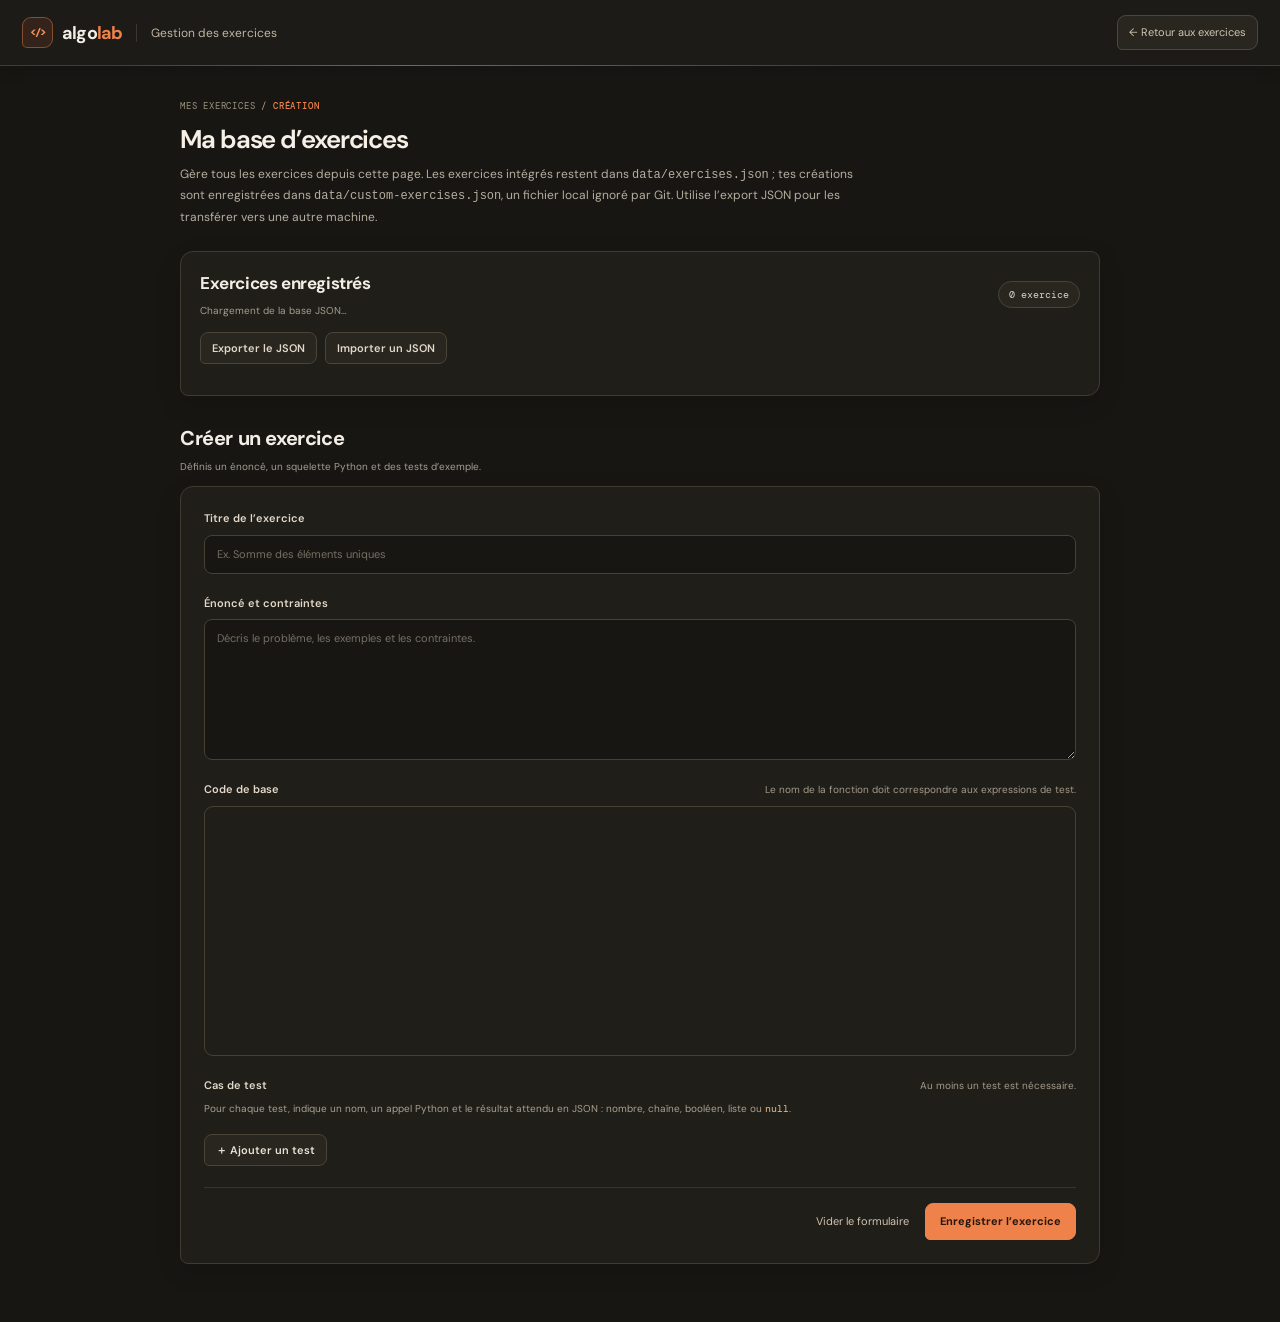
<file: custom.html>
<!doctype html>
<html lang="fr">
<head>
  <meta charset="utf-8">
  <meta name="viewport" content="width=device-width, initial-scale=1">
  <title>Créer un exercice — AlgoLab</title>
  <link rel="preconnect" href="https://fonts.googleapis.com">
  <link href="https://fonts.googleapis.com/css2?family=Caveat:wght@500;600;700&family=DM+Mono:wght@400;500&family=DM+Sans:wght@400;500;600;700&display=swap" rel="stylesheet">
  <link rel="stylesheet" href="styles/base.css">
  <link rel="stylesheet" href="styles/layout.css">
  <link rel="stylesheet" href="styles/editor.css">
  <link rel="stylesheet" href="styles/custom.css">
</head>
<body class="custom-page">
  <div class="app">
    <header class="top">
      <a class="brand" href="index.html" aria-label="AlgoLab, accueil"><span class="brand-mark" aria-hidden="true">&lt;/&gt;</span><span>algo<b>lab</b></span></a>
      <div class="sub">Gestion des exercices</div>
      <div class="grow"></div>
      <a class="back-link" href="index.html">← Retour aux exercices</a>
    </header>
    <main class="custom-main">
      <div class="custom-intro">
        <div class="crumb">MES EXERCICES <span> / <b>CRÉATION</b></span></div>
        <h1>Ma base d’exercices</h1>
        <p>Gère tous les exercices depuis cette page. Les exercices intégrés restent dans <code>data/exercises.json</code> ; tes créations sont enregistrées dans <code>data/custom-exercises.json</code>, un fichier local ignoré par Git. Utilise l’export JSON pour les transférer vers une autre machine.</p>
      </div>
      <section class="database-panel">
        <div class="database-heading"><div><h2>Exercices enregistrés</h2><p id="databaseStatus">Chargement de la base JSON…</p></div><span id="databaseCount" class="pill">0 exercice</span></div>
        <div class="database-tools"><button id="exportDatabase" class="btn" type="button">Exporter le JSON</button><button id="chooseImport" class="btn" type="button">Importer un JSON</button><input id="importFile" type="file" accept="application/json,.json" hidden></div>
        <div id="legacyImport" class="legacy-import" hidden><span id="legacyMessage">Des exercices de l’ancien stockage navigateur sont disponibles.</span><button id="importLegacy" class="btn" type="button">Importer dans la base JSON</button></div>
        <div id="exerciseList" class="exercise-list"></div>
      </section>
      <div class="form-title"><h2 id="formTitle">Créer un exercice</h2><p>Définis un énoncé, un squelette Python et des tests d’exemple.</p></div>
      <form id="exerciseForm" class="exercise-form">
        <label class="field">
          <span>Titre de l’exercice</span>
          <input id="exerciseTitle" name="title" required maxlength="90" placeholder="Ex. Somme des éléments uniques">
        </label>
        <label class="field">
          <span>Énoncé et contraintes</span>
          <textarea id="statement" name="statement" required rows="7" placeholder="Décris le problème, les exemples et les contraintes."></textarea>
        </label>
        <section class="field">
          <div class="field-heading"><span>Code de base</span><span class="field-help">Le nom de la fonction doit correspondre aux expressions de test.</span></div>
          <div id="codeEditor" class="editor custom-code" aria-label="Code Python de départ"></div>
        </section>
        <section class="field">
          <div class="field-heading"><span>Cas de test</span><span class="field-help">Au moins un test est nécessaire.</span></div>
          <div class="case-guide">Pour chaque test, indique un nom, un appel Python et le résultat attendu en JSON : nombre, chaîne, booléen, liste ou <code>null</code>.</div>
          <div id="testCases" class="test-cases"></div>
          <button type="button" id="addCase" class="btn add-case">＋ Ajouter un test</button>
        </section>
        <div id="formError" class="form-error" role="alert"></div>
        <div class="form-actions"><a class="cancel-link" href="custom.html">Vider le formulaire</a><button id="saveExercise" class="btn run save-exercise" type="submit">Enregistrer l’exercice</button></div>
      </form>
    </main>
  </div>
  <template id="caseTemplate">
    <div class="case-row">
      <label><span>Nom du test</span><input class="case-label" required placeholder="Ex. Liste vide"></label>
      <label><span>Appel Python</span><input class="case-expression" required placeholder="ma_fonction([])"></label>
      <label><span>Résultat attendu (JSON)</span><input class="case-expected" required placeholder="0 ou true"></label>
      <button type="button" class="remove-case" aria-label="Supprimer ce test" title="Supprimer ce test">×</button>
    </div>
  </template>
  <script type="module" src="scripts/custom.js"></script>
</body>
</html>
</file>
<file: styles/base.css>
:root {
  color-scheme: dark;
  --bg: #171613;
  --panel: #201e19;
  --panel-raised: #27241e;
  --panel-deep: #13120f;
  --line: #3c372e;
  --line-soft: #302c25;
  --text: #f2eee6;
  --muted: #a59e90;
  --accent: #ee824a;
  --accent-strong: #fa9660;
  --accent-soft: #33231a;
  --gold: #edc978;
  --success: #afd08e;
  --danger: #ef897b;
  --mono: 'DM Mono', ui-monospace, monospace;
  --sans: 'DM Sans', system-ui, sans-serif;
  --hand: 'Caveat', cursive;
}

* { box-sizing: border-box; }

body {
  min-width: 320px;
  height: 100vh;
  margin: 0;
  overflow: hidden;
  background: var(--bg);
  color: var(--text);
  font: 14px/1.5 var(--sans);
  -webkit-font-smoothing: antialiased;
}

button, input, textarea, select { font: inherit; }
button, a, input, textarea, select { -webkit-tap-highlight-color: transparent; }
button:focus-visible, a:focus-visible, input:focus-visible, textarea:focus-visible, select:focus-visible {
  outline: 2px solid var(--accent);
  outline-offset: 3px;
}

a { color: inherit; }
h1, h2, h3, p { margin-top: 0; }
.grow, .spacer { flex: 1; }
.muted, .foot { color: var(--muted); }
.foot { font-size: 10px; }

::selection { color: #21160f; background: #f2a274; }
</file>
<file: styles/layout.css>
.app {
  display: grid;
  grid-template-rows: 66px minmax(0, 1fr);
  height: 100vh;
}

.top {
  position: relative;
  z-index: 2;
  display: flex;
  min-width: 0;
  align-items: center;
  gap: 14px;
  padding: 0 22px;
  border-bottom: 1px solid #4b382b;
  background: #1d1b17;
  box-shadow: 0 3px 14px #09080630;
}

.top::after {
  position: absolute;
  right: 0;
  bottom: -1px;
  left: 0;
  height: 1px;
  background: linear-gradient(90deg, transparent 8%, #d9824b80 32%, transparent 67%);
  content: '';
  pointer-events: none;
}

.brand {
  display: inline-flex;
  flex: none;
  align-items: center;
  gap: 9px;
  color: var(--text);
  font-size: 18px;
  font-weight: 700;
  letter-spacing: -.8px;
  text-decoration: none;
}

.brand > span:last-child { line-height: 1; }
.brand b { color: var(--accent); }

.brand-mark {
  display: grid;
  width: 31px;
  height: 31px;
  place-items: center;
  border: 1px solid #ee824a70;
  border-radius: 9px 9px 9px 5px;
  background: #33231a;
  color: var(--accent-strong);
  font: 700 10px var(--mono);
  letter-spacing: -1px;
}

.sub {
  padding-left: 14px;
  border-left: 1px solid var(--line);
  color: #c0b5a2;
  font-size: 12px;
}

.pill {
  display: inline-flex;
  flex: none;
  align-items: center;
  gap: 5px;
  padding: 6px 10px;
  border: 1px solid #4a4438;
  border-radius: 999px;
  background: #29261f;
  color: #d6d0c4;
  font: 10px var(--mono);
  white-space: nowrap;
}

.exam-target { border-color: #665233; background: #30281a; color: #f0d28e; }
.exam-target i { color: #ba8954; font-style: normal; }
.language-pill { border-color: #514536; color: #f0c978; }
.language-pill span { width: 6px; height: 6px; border-radius: 50%; background: var(--success); }
.count-pill { color: #c6bfb2; }
.training-progress { border-color: #426044; background: #20291f; color: #b8d8ae; font-weight: 600; }

.btn {
  padding: 7px 11px;
  border: 1px solid #4b4438;
  border-radius: 8px 8px 8px 5px;
  background: #29261f;
  color: #e9e2d6;
  font-size: 11px;
  font-weight: 600;
  white-space: nowrap;
  cursor: pointer;
  transition: border-color .16s ease, background .16s ease, color .16s ease, transform .16s ease;
}

.btn:hover { border-color: #806046; background: #352e25; }
.btn:active { transform: translateY(1px); }
.clear-submissions { border-color: #67453a; background: #2d211c; color: #eab39b; }
.clear-submissions:hover { border-color: var(--accent); background: #3a271e; color: #ffd2b9; }
.exam-link { border-color: #705438; background: #30281d; color: #f0d28e; text-decoration: none; }
.exam-link:hover { border-color: var(--gold); background: #3a3021; color: #ffe8b2; }
.history-link { border-color: #4c6042; background: #22291f; color: #c3d8b2; text-decoration: none; }
.history-link:hover { border-color: var(--success); background: #293323; color: #e0f0d2; }

.add-exercise {
  display: flex;
  align-items: center;
  gap: 9px;
  margin: 0 0 11px;
  padding: 10px 12px;
  border: 1px solid #67442f;
  border-radius: 10px 10px 10px 6px;
  background: #2c211a;
  color: #f1b28b;
  font-size: 12px;
  font-weight: 600;
  text-decoration: none;
  transition: background .16s ease, border-color .16s ease;
}

.add-exercise::first-letter { color: var(--accent); }
.add-exercise:hover { border-color: var(--accent); background: #37271e; color: #ffd4b6; }

.layout {
  display: grid;
  min-height: 0;
  grid-template-columns: 250px minmax(285px, .92fr) minmax(390px, 1.2fr);
  gap: 11px;
  padding: 11px;
}

.sidebar, .statement, .right { min-width: 0; min-height: 0; }

.sidebar {
  overflow: auto;
  padding: 14px 11px;
  border: 1px solid var(--line-soft);
  border-radius: 12px 8px 12px 8px;
  background: #1d1b17;
}

.search {
  width: 100%;
  margin-bottom: 13px;
  padding: 10px 12px;
  border: 1px solid #403a31;
  border-radius: 9px;
  outline: none;
  background: #151410;
  color: var(--text);
  font-size: 12px;
  transition: border-color .16s ease, box-shadow .16s ease;
}

.search::placeholder { color: #81796c; }
.search:focus { border-color: #b66e45; box-shadow: 0 0 0 3px #ee824a16; }

.group {
  margin: 18px 8px 7px;
  color: #968b79;
  font-size: 9px;
  font-weight: 700;
  letter-spacing: 1.25px;
  text-transform: uppercase;
}

.item {
  position: relative;
  display: flex;
  align-items: center;
  gap: 9px;
  padding: 9px 10px;
  border: 1px solid transparent;
  border-radius: 8px 8px 8px 5px;
  color: #c2bbae;
  cursor: pointer;
  font-size: 11px;
  transition: background .14s ease, border-color .14s ease, color .14s ease;
}

.item:hover { background: #29261f; color: var(--text); }
.item.active { border-color: #50402f; background: #30271e; color: #fff3e5; }
.item.active::before { position: absolute; top: 9px; bottom: 9px; left: -1px; width: 2px; border-radius: 2px; background: var(--accent); content: ''; }
.dot { width: 6px; height: 6px; flex: none; border-radius: 50%; background: #6e675a; }
.item.done .dot { background: var(--success); box-shadow: 0 0 0 3px #afd08e18; }
.name { overflow: hidden; flex: 1; white-space: nowrap; text-overflow: ellipsis; }
.check { color: var(--success); font-size: 10px; }

.statement {
  overflow: auto;
  padding: 25px 25px 30px;
  border: 1px solid var(--line-soft);
  border-radius: 12px 8px 12px 8px;
  background: #201e19;
}

.crumb {
  margin-bottom: 20px;
  color: #9c927f;
  font: 9px var(--mono);
  letter-spacing: .09em;
  text-transform: uppercase;
}

.crumb span { color: #c0a27c; }
.crumb b { color: var(--accent); font-weight: 500; }

h1 {
  margin: 0 0 13px;
  color: #f5efe5;
  font-size: clamp(23px, 2vw, 31px);
  font-weight: 650;
  letter-spacing: -1.1px;
  line-height: 1.13;
}

.tag {
  display: inline-flex;
  margin: 0 0 20px;
  padding: 5px 9px;
  border: 1px solid #594432;
  border-radius: 999px;
  background: #2e241b;
  color: #e6b48d;
  font: 9px var(--mono);
}

.description {
  color: #d0c9bd;
  font-size: 12px;
  line-height: 1.8;
  white-space: pre-wrap;
}

.hint {
  display: flex;
  align-items: flex-start;
  gap: 11px;
  margin-top: 24px;
  padding: 13px 14px;
  border: 1px dashed #705238;
  border-radius: 11px 11px 11px 6px;
  background: #292219;
  color: #edcf91;
}

.hint-spark { color: var(--accent); font-size: 17px; line-height: 1.1; }
.hint b { display: block; margin-bottom: 2px; color: #f0c887; font: 600 18px/1 var(--hand); }
.hint p { margin: 0; color: #c4b69d; font-size: 10px; line-height: 1.6; }

@media (max-width: 1120px) {
  .top { gap: 9px; padding: 0 15px; }
  .sub { font-size: 11px; }
  .layout { grid-template-columns: 220px minmax(240px, .9fr) minmax(360px, 1.2fr); gap: 8px; padding: 8px; }
  .statement { padding: 22px 19px; }
}

@media (max-width: 900px) {
  body { height: auto; overflow: auto; }
  .app { height: auto; min-height: 100vh; grid-template-rows: auto 1fr; }
  .top { min-height: 64px; flex-wrap: wrap; padding: 10px 14px; }
  .layout { height: auto; grid-template-columns: 220px minmax(0, 1fr); grid-template-rows: auto; }
  .statement { display: none; }
  .right { height: auto; min-height: calc(100vh - 90px); }
}

@media (max-width: 700px) {
  .exam-target, .count-pill { display: none; }
  .sub { display: none; }
  .top .grow { display: block; }
}

@media (max-width: 600px) {
  .layout { grid-template-columns: 1fr; }
  .sidebar { max-height: 220px; border-radius: 10px; }
  .right { min-height: 75vh; border-radius: 10px; }
  .top { gap: 8px; padding: 9px 11px; }
  .brand { font-size: 16px; }
  .brand-mark { width: 28px; height: 28px; }
  .clear-submissions { padding: 6px 8px; font-size: 10px; }
}

@media (max-width: 420px) {
  .language-pill { display: none; }
}
</file>
<file: styles/editor.css>
.right {
  display: flex;
  height: 100%;
  min-width: 0;
  min-height: 0;
  overflow: hidden;
  flex-direction: column;
  border: 1px solid #423b30;
  border-radius: 12px 8px 12px 8px;
  background: var(--panel-deep);
  box-shadow: 0 8px 26px #08070525;
}

.bar {
  display: flex;
  min-height: 52px;
  flex: 0 0 auto;
  flex-wrap: wrap;
  align-items: center;
  gap: 6px;
  padding: 6px 10px;
  border-bottom: 1px solid #393328;
  background: #24211b;
}

.file {
  max-width: 145px;
  overflow: hidden;
  color: #d3c8b7;
  font: 10px var(--mono);
  text-overflow: ellipsis;
  white-space: nowrap;
}

.timer-tools {
  display: flex;
  align-items: center;
  gap: 4px;
  padding: 2px 4px;
  border: 1px solid #403a30;
  border-radius: 8px;
  background: #191713;
}

.timer {
  min-width: 42px;
  color: #f0d6a1;
  font: 10px var(--mono);
  font-variant-numeric: tabular-nums;
  text-align: center;
}

.timer-toggle.is-running { color: var(--gold); }
.timer-reset, .reset-code { padding: 5px 7px; color: #c6b9a6; font-size: 13px; line-height: 1; }
.timer-reset:hover, .reset-code:hover { color: #ffd3b4; }

.score-chip {
  padding: 6px 8px;
  border: 1px solid #494237;
  border-radius: 8px;
  color: #d7cbbb;
  font: 9px var(--mono);
  white-space: nowrap;
}

.score-chip.score-pass { border-color: #536b42; background: #222b1d; color: var(--success); }
.score-chip.score-fail { border-color: #75483d; background: #30201b; color: #f2a093; }

.run {
  padding: 8px 13px;
  border-color: var(--accent);
  background: var(--accent);
  color: #26170f;
  font-weight: 700;
}

.run:hover { border-color: var(--accent-strong); background: var(--accent-strong); color: #28180f; }
.run:disabled { opacity: .6; cursor: wait; }

.limit-control {
  display: inline-flex;
  align-items: center;
  gap: 4px;
  color: #a9a08f;
  font: 9px var(--mono);
  white-space: nowrap;
}

.limit-control select {
  max-width: 62px;
  padding: 5px 4px;
  border: 1px solid #474034;
  border-radius: 6px;
  background: #1b1915;
  color: #e2d7c8;
  font: 9px var(--mono);
}

.editorWrap {
  position: relative;
  min-height: 180px;
  overflow: hidden;
  flex: 1 1 0;
  background: #171613;
}

.editor { height: 100%; min-height: 240px; }
.editor .cm-editor { height: 100%; background: #171613; color: #e7e0d5; font: 12px/1.7 var(--mono); }
.editor .cm-editor.cm-focused { outline: 0; }
.editor .cm-scroller { overflow: auto; }
.editor .cm-gutters { border: 0; background: #171613; color: #746c5e; }
.editor .cm-activeLineGutter { background: #211f19; color: #d0aa7b; }
.editor .cm-activeLine { background: #1d1b16; }
.editor .cm-cursor, .editor .cm-dropCursor { border-left-color: #f3c98f; }
.editor .cm-editor .cm-selectionBackground { background: #67452f !important; }
.editor .cm-editor.cm-focused .cm-selectionBackground { background: #815438 !important; }
.editor .cm-editor .cm-content ::selection { background: #815438 !important; }

.consoleHead {
  display: flex;
  min-height: 44px;
  flex: 0 0 44px;
  align-items: center;
  padding: 0 14px;
  border-top: 1px solid #393328;
  border-bottom: 1px solid #393328;
  background: #211f19;
  color: #c4b7a4;
  font-size: 10px;
  letter-spacing: .025em;
}

.consoleHead > span:first-child { color: #d6a077; }
.console { min-height: 140px; max-height: 45%; overflow: auto; flex: 0 1 35%; padding: 12px 14px; color: #bcb3a5; font: 10px/1.7 var(--mono); white-space: pre-wrap; }
.console-output-section { margin-bottom: 14px; }
.console-output-label { margin-bottom: 5px; color: #a29580; font: 9px var(--mono); letter-spacing: .06em; text-transform: uppercase; }
.console-output { margin: 0; padding: 9px 11px; border: 1px solid #39342b; border-radius: 8px 8px 8px 5px; background: #171613; color: #e0d8cb; font: 10px/1.65 var(--mono); overflow-wrap: anywhere; white-space: pre-wrap; }
.console-output.stderr { border-color: #70473d; color: #f2a093; }
.test-results-label { padding-top: 10px; border-top: 1px solid #393328; }
.pass { color: var(--success); }
.fail { color: var(--danger); }

.execution-metrics { display: grid; grid-template-columns: repeat(4, minmax(110px, 1fr)); gap: 7px; margin: 0 0 12px; }
.execution-metric { display: flex; min-width: 0; flex-direction: column; gap: 5px; padding: 9px 10px; border: 1px solid #39342b; border-radius: 9px 9px 9px 5px; background: #24211b; }
.execution-metric span { color: #a89a83; font: 8px var(--mono); letter-spacing: .04em; text-transform: uppercase; }
.execution-metric strong { color: #f0e6d7; font: 11px var(--mono); overflow-wrap: anywhere; }
.execution-metric small { color: #9a907f; font: 9px/1.45 var(--mono); }

@media (max-width: 900px) {
  .right { height: auto; min-height: calc(100vh - 90px); }
  .editorWrap { min-height: 260px; flex: 0 0 60vh; }
  .console { max-height: none; min-height: 180px; flex: 0 0 36vh; }
}

@media (max-width: 820px) { .execution-metrics { grid-template-columns: repeat(2, minmax(110px, 1fr)); } }

@media (max-width: 600px) {
  .right { min-height: 75vh; }
  .editorWrap { flex-basis: 50vh; }
  .console { flex-basis: 35vh; }
  .bar { gap: 5px; }
  .bar .foot { display: none; }
  .file { max-width: 110px; }
  .score-chip { padding: 5px 6px; font-size: 8px; }
  .run { padding: 7px 9px; }
}
</file>
<file: styles/custom.css>
.custom-page { height: auto; min-height: 100vh; overflow: auto; }
.custom-page .app { height: auto; min-height: 100vh; grid-template-rows: 66px 1fr; }

.back-link, .cancel-link { color: #d0c3b0; font-size: 11px; text-decoration: none; }
.back-link { padding: 8px 11px; border: 1px solid #504638; border-radius: 9px 9px 9px 5px; background: #29261f; }
.back-link:hover, .cancel-link:hover { border-color: var(--accent); color: #ffc29d; }

.custom-main { width: min(980px, 100%); margin: 0 auto; padding: 34px 30px 60px; }
.custom-intro { margin-bottom: 24px; }
.custom-intro .crumb { margin-bottom: 14px; }
.custom-intro h1 { margin-bottom: 9px; }
.custom-intro p { max-width: 700px; margin: 0; color: #b7ae9f; font-size: 12px; line-height: 1.7; }

.database-panel, .exercise-form {
  border: 1px solid #403a30;
  border-radius: 13px 9px 13px 8px;
  background: #201e19;
  box-shadow: 0 8px 25px #09080620;
}

.database-panel { margin: 0 0 27px; padding: 19px; }
.database-heading { display: flex; align-items: center; justify-content: space-between; gap: 15px; }
.database-heading h2, .form-title h2 { margin: 0; color: var(--text); font-size: 17px; letter-spacing: -.4px; }
.database-heading p, .form-title p { margin: 6px 0 0; color: var(--muted); font-size: 10px; line-height: 1.5; }
.database-tools { display: flex; gap: 8px; margin: 14px 0 10px; }
.database-tools .btn { color: #e2d8c9; }

.legacy-import {
  display: flex;
  align-items: center;
  justify-content: space-between;
  gap: 12px;
  margin: 12px 0;
  padding: 11px 12px;
  border: 1px solid #705633;
  border-radius: 9px;
  background: #2c251b;
  color: #edce91;
  font-size: 11px;
}

.legacy-import[hidden] { display: none; }
.exercise-list { display: grid; gap: 8px; margin-top: 12px; }
.database-empty { padding: 14px; border: 1px dashed #484135; border-radius: 8px; color: var(--muted); font-size: 11px; }
.database-row { display: flex; align-items: center; justify-content: space-between; gap: 14px; padding: 12px 13px; border: 1px solid #39342b; border-radius: 9px 9px 9px 5px; background: #191814; }
.database-details h3 { margin: 0; color: #eee7dc; font-size: 12px; font-weight: 600; }
.database-details p { margin: 5px 0 0; color: #a49a89; font-size: 9px; }
.database-actions { display: flex; flex: none; align-items: center; gap: 7px; }
.database-actions a { text-align: center; }
.delete-exercise { border-color: #65443b; color: #eaa295; }
.delete-exercise:hover { background: #35231f; }

.form-title { margin: 0 0 12px; }
.form-title h2 { font-size: 20px; }
.exercise-form { display: grid; gap: 21px; padding: 23px; }
.field { display: grid; min-width: 0; gap: 8px; }
.field > span, .field-heading > span:first-child, .case-row label > span { color: #e2d8c9; font-size: 11px; font-weight: 600; }
.field input, .field textarea, .case-row input {
  width: 100%;
  padding: 10px 12px;
  border: 1px solid #474034;
  border-radius: 8px;
  outline: none;
  background: #171613;
  color: var(--text);
  font: 11px/1.55 var(--sans);
  transition: border-color .15s ease, box-shadow .15s ease;
}

.field input::placeholder, .field textarea::placeholder, .case-row input::placeholder { color: #766f63; }
.field input:focus, .field textarea:focus, .case-row input:focus { border-color: #b8714d; box-shadow: 0 0 0 3px #ee824a18; }
.field textarea { min-height: 130px; resize: vertical; }
.field-heading { display: flex; align-items: baseline; justify-content: space-between; gap: 12px; }
.field-help { color: #a49a89; font-size: 10px; }
.custom-code { height: 250px; overflow: hidden; border: 1px solid #474034; border-radius: 9px; }
.custom-code .cm-editor { height: 100%; }
.case-guide { color: #aaa08f; font-size: 10px; line-height: 1.65; }
.case-guide code { color: #edbd87; font-family: var(--mono); }
.test-cases { display: grid; gap: 8px; }
.case-row { display: grid; grid-template-columns: minmax(110px, .8fr) minmax(190px, 1.5fr) minmax(150px, 1fr) 30px; align-items: end; gap: 9px; padding: 11px; border: 1px solid #3a352c; border-radius: 9px; background: #191814; }
.case-row label { display: grid; min-width: 0; gap: 6px; }
.case-row label > span { color: #a99e8b; font-size: 9px; }
.case-row input { padding: 9px; font: 10px var(--mono); }
.remove-case { width: 29px; height: 35px; border: 1px solid #61453b; border-radius: 7px; background: #2c201c; color: #eaa295; font-size: 19px; cursor: pointer; }
.remove-case:hover { border-color: var(--danger); background: #39241f; }
.add-case { justify-self: start; }
.form-error { min-height: 0; color: var(--danger); font-size: 11px; }
.form-error:empty { display: none; }
.form-actions { display: flex; align-items: center; justify-content: flex-end; gap: 16px; padding-top: 15px; border-top: 1px solid #39342b; }
.save-exercise { padding: 9px 14px; font-size: 11px; }

@media (max-width: 700px) {
  .custom-page .app { grid-template-rows: auto 1fr; }
  .custom-main { padding: 25px 16px 40px; }
  .exercise-form { padding: 17px; }
  .case-row { grid-template-columns: 1fr 1fr; }
  .case-row label:nth-child(2) { grid-column: span 1; }
  .remove-case { justify-self: end; }
  .field-heading { align-items: flex-start; flex-direction: column; gap: 4px; }
}

@media (max-width: 520px) {
  .database-panel { padding: 14px; }
  .database-row { align-items: flex-start; }
  .database-actions { flex-direction: column; align-items: stretch; }
  .database-tools { flex-wrap: wrap; }
  .legacy-import { align-items: flex-start; flex-direction: column; }
}

@media (max-width: 440px) {
  .case-row { grid-template-columns: 1fr 30px; }
  .case-row label { grid-column: 1; }
  .case-row .remove-case { grid-column: 2; grid-row: 1; align-self: start; }
}
</file>
